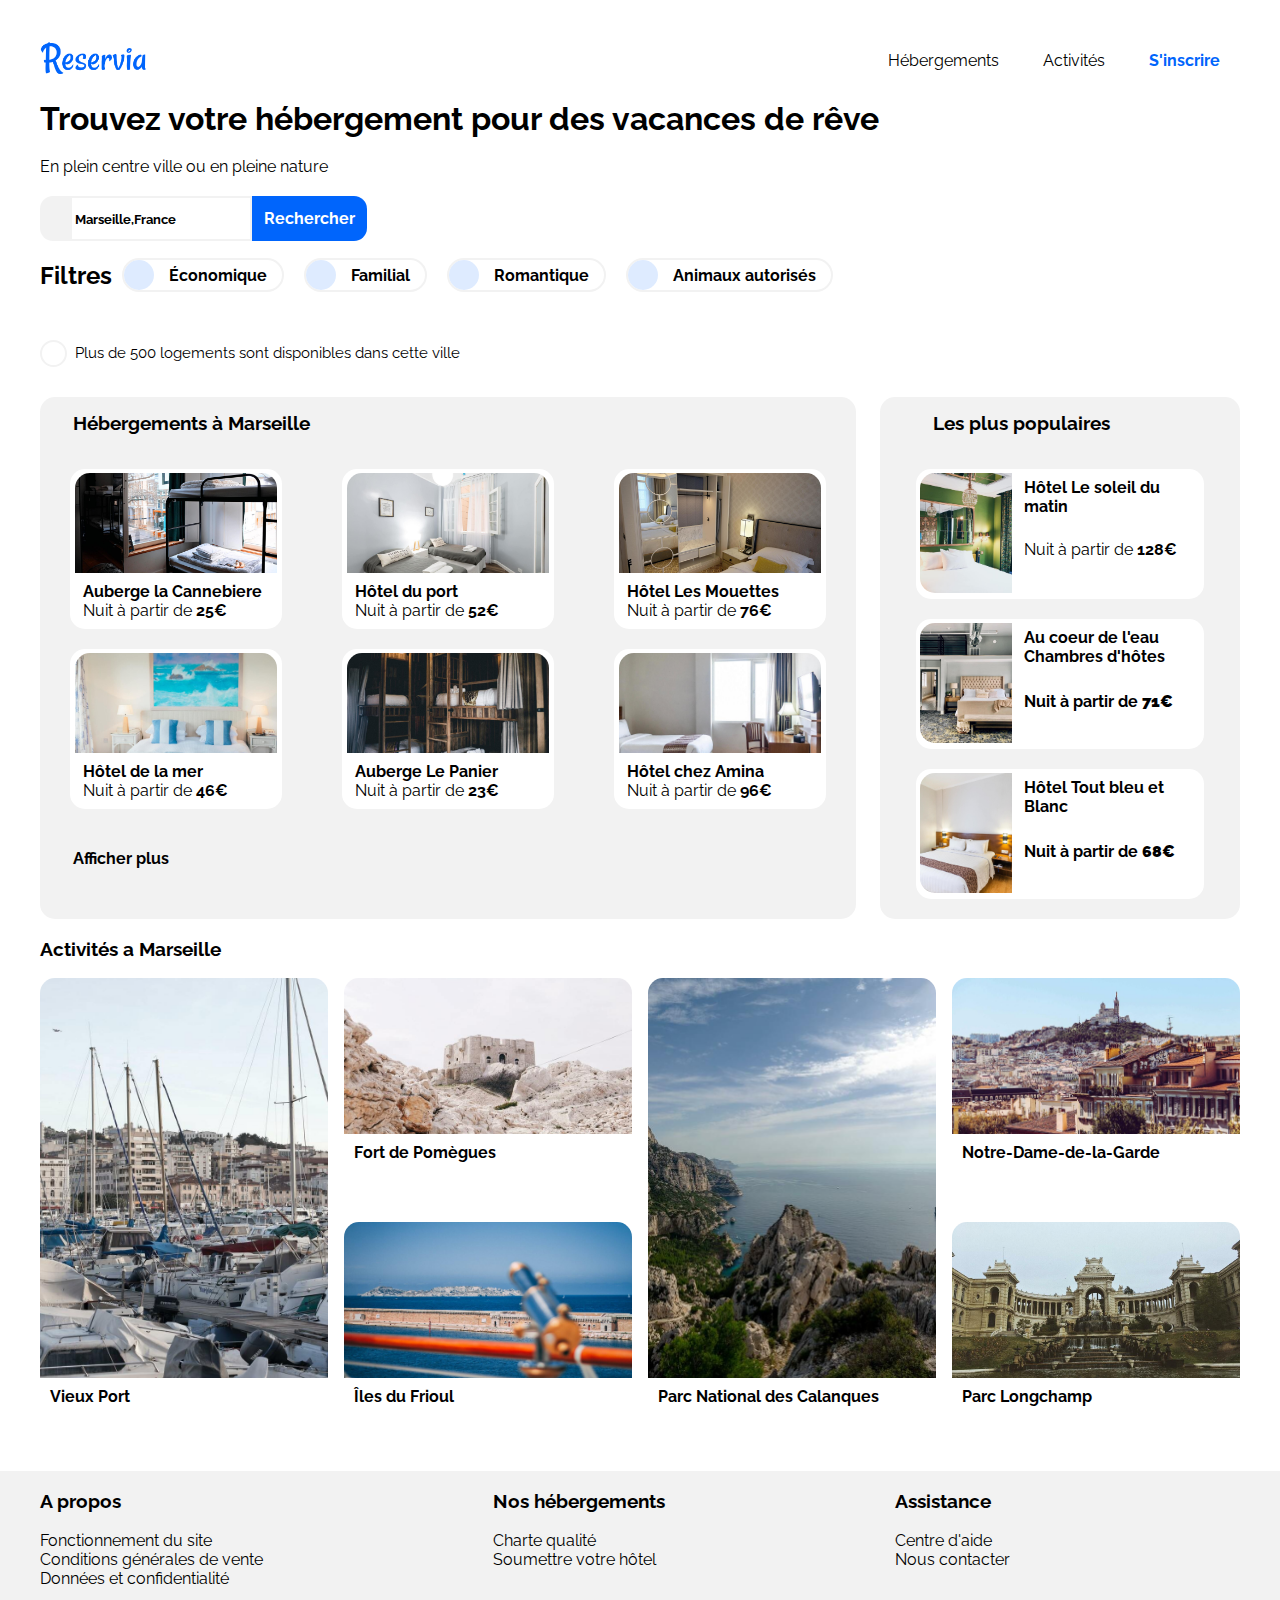
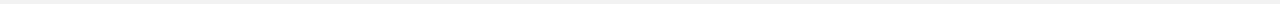
<file: index.html>
<!DOCTYPE html>
<html lang="fr">

<head>
    <title>Reservia</title>
    <meta charset="utf-8" />
    <meta name="viewport" content="width=device-width, initial-scale=1.0">
    <link rel="stylesheet" href="css/styles.css" />
    <link rel="stylesheet" href="https://cdnjs.cloudflare.com/ajax/libs/font-awesome/5.15.3/css/all.min.css"
        integrity="sha512-iBBXm8fW90+nuLcSKlbmrPcLa0OT92xO1BIsZ+ywDWZCvqsWgccV3gFoRBv0z+8dLJgyAHIhR35VZc2oM/gI1w=="
        crossorigin="anonymous">
</head>

<body>
    <div class="container">
        <!-- en-tête-->
        <header class="header">
            <div class="logo">
                <img id="logo" src="../images/Reservia@3x.png" alt="Logo de l'agence" />
            </div>
            <nav class="headerNav">
                <a class="navLink navLinkHover navLinkHoverMobile" href="#hebergements">Hébergements</a>
                <a class="navLink navLinkHover navLinkHoverMobile" href="#activites">Activités</a>
                <a class="register navLinkHover" href="#">S'inscrire</a>
            </nav>
        </header>
        <main>
            <!-- section regroupant phrase d'accroche + formulaire de recherche + filtres + phrase d'information-->
            <section class="searchSection">
                <!-- Slogan -->
                <div class="searchSlogan">
                    <h1>Trouvez votre hébergement pour des vacances de rêve</h1>
                    <p>En plein centre ville ou en pleine nature</p>
                </div>
                <!-- Formulaire de recherche-->
                <div class="searchForm">
                    <div class="mapIcon"><i class="fas fa-map-marker-alt"></i></div>
                    <input class="searchBar" type="search" placeholder="Marseille,France" />
                    <div class="searchIcon"><a href="#">Rechercher</a></div>
                    <div class="mobileSearchIcon"><a href="#"><i class="fas fa-search fa-xs"></i></a></div>
                </div>
                <!-- Filtres de recherche -->
                <div class="filter">
                    <h2>Filtres</h2>
                    <div class="filterLink">
                        <a href="#">
                            <div class="filterIcon">
                                <i class="fas fa-money-bill-wave"></i>
                            </div>
                            <div class="filterText">
                                <span>Économique</span>
                            </div>
                        </a>
                    </div>
                    <div class="filterLink">
                        <a href="#">
                            <div class="filterIcon">
                                <i class="fas fa-child"></i>
                            </div>
                            <div class="filterText">
                                <span>Familial</span>
                            </div>
                        </a>
                    </div>
                    <div class="filterLink">
                        <a href="#">
                            <div class="filterIcon">
                                <i class="fas fa-heart"></i>
                            </div>
                            <div class="filterText">
                                <span>Romantique</span>
                            </div>
                        </a>
                    </div>
                    <div class="filterLink">
                        <a href="#">
                            <div class="filterIcon">
                                <i class="fas fa-dog"></i>
                            </div>
                            <div class="filterText">
                                <span>Animaux autorisés</span>
                            </div>
                        </a>
                    </div>
                </div>
                <!-- Informations sur le résultat de la recherche-->
                <div class="info">
                    <div class="infoIcon">
                        <i class="fas fa-info"></i>
                    </div>
                    <div class="infoText">
                        <span>Plus de 500 logements sont disponibles dans cette ville</span>
                    </div>
                </div>
            </section>

            <!-- section regroupant une section avec les hebergements et une section avec les hebergements les plus populaires-->
            <section id="hebergements">
                <!-- section avec les hebergements -->
                <div class="hotelBlock">
                    <div class="hotelBlockTitle">
                        <h3>Hébergements à Marseille</h3>
                    </div>
                    <div class="hotelList">
                        <article class="hotelArticle">
                            <a href="#">
                                <img class="hotelImg" src="./images/hebergements/auberge-la-cannebiere.jpg"
                                    alt="Auberge la Cannebiere" />
                                <div class="hotelDescription">
                                    <h4 class="hotelName">Auberge la Cannebiere</h4>
                                    <h4 class="tarif">Nuit à partir de <strong>25€</strong></h4>
                                    <div class="stars">
                                        <i class="fa fa-star blue"></i>
                                        <i class="fa fa-star blue"></i>
                                        <i class="fa fa-star blue"></i>
                                        <i class="fa fa-star blue"></i>
                                        <i class="fa fa-star gray"></i>
                                    </div>
                                </div>
                            </a>
                        </article>
                        <article class="hotelArticle">
                            <a href="#">
                                <img class="hotelImg" src="./images/hebergements/hotel-du-port.jpg"
                                    alt="Hôtel du port" />
                                <div class="hotelDescription">
                                    <h4 class="hotelName">Hôtel du port</h4>
                                    <h4 class="tarif">Nuit à partir de <strong>52€</strong></h4>
                                    <div class="stars">
                                        <i class="fa fa-star blue"></i>
                                        <i class="fa fa-star blue"></i>
                                        <i class="fa fa-star blue"></i>
                                        <i class="fa fa-star blue"></i>
                                        <i class="fa fa-star blue"></i>
                                    </div>
                                </div>
                            </a>
                        </article>
                        <article class="hotelArticle">
                            <a href="#">
                                <img class="hotelImg" src="./images/hebergements/hotel-les-mouettes.jpg"
                                    alt="Hôtel Les Mouettes" />
                                <div class="hotelDescription">
                                    <h4 class="hotelName">Hôtel Les Mouettes</h4>
                                    <h4 class="tarif">Nuit à partir de <strong>76€</strong></h4>
                                    <div class="stars">
                                        <i class="fa fa-star blue"></i>
                                        <i class="fa fa-star blue"></i>
                                        <i class="fa fa-star blue"></i>
                                        <i class="fa fa-star blue"></i>
                                        <i class="fa fa-star gray"></i>
                                    </div>
                                </div>
                            </a>
                        </article>
                        <article class="hotelArticle">
                            <a href="#">
                                <img class="hotelImg" src="./images/hebergements/hotel-de-la-mer.jpg"
                                    alt="Hôtel de la mer" />
                                <div class="hotelDescription">
                                    <h4 class="hotelName">Hôtel de la mer</h4>
                                    <h4 class="tarif">Nuit à partir de <strong>46€</strong></h4>
                                    <div class="stars">
                                        <i class="fa fa-star blue"></i>
                                        <i class="fa fa-star blue"></i>
                                        <i class="fa fa-star blue"></i>
                                        <i class="fa fa-star gray"></i>
                                        <i class="fa fa-star gray"></i>
                                    </div>
                                </div>
                            </a>
                        </article>
                        <article class="hotelArticle">
                            <a href="#">
                                <img class="hotelImg" src="./images/hebergements/auberge-le-panier.jpg"
                                    alt="Auberge Le Panier" />
                                <div class="hotelDescription">
                                    <h4 class="hotelName">Auberge Le Panier</h4>
                                    <h4 class="tarif">Nuit à partir de <strong>23€</strong></h4>
                                    <div class="stars">
                                        <i class="fa fa-star blue"></i>
                                        <i class="fa fa-star blue"></i>
                                        <i class="fa fa-star blue"></i>
                                        <i class="fa fa-star blue"></i>
                                        <i class="fa fa-star gray"></i>
                                    </div>
                                </div>
                            </a>
                        </article>
                        <article class="hotelArticle">
                            <a href="#">
                                <img class="hotelImg" src="./images/hebergements/hotel-chez-amina.jpg"
                                    alt="Hôtel chez Amina" />
                                <div class="hotelDescription">
                                    <h4 class="hotelName">Hôtel chez Amina</h4>
                                    <h4 class="tarif">Nuit à partir de <strong>96€</strong></h4>
                                    <div class="stars">
                                        <i class="fa fa-star blue"></i>
                                        <i class="fa fa-star blue"></i>
                                        <i class="fa fa-star blue"></i>
                                        <i class="fa fa-star blue"></i>
                                        <i class="fa fa-star blue"></i>
                                    </div>
                                </div>
                            </a>
                        </article>
                    </div>
                    <div class="hotelMore">
                        <a href="#">Afficher plus</a>
                    </div>
                </div>
                <!-- section avec les herbergements populaires-->
                <div class="popularHotelBlock">
                    <div class="popularHotelBlockTitle">
                        <h3>Les plus populaires</h3>
                        <i class="fas fa-chart-line"></i>
                    </div>
                    <div class="popularHotelList">
                        <article class="popularHotelArticle">
                            <a href="#">
                                <div class="popularHotelImgBlock">
                                    <img class="popularHotelImg"
                                        src="./images/hebergements/hotel-le-soleil-du-matin.jpg"
                                        alt="Hôtel Le soleil du matin" />
                                </div>
                                <div class="popularHotelDescription">
                                    <h4 class="hotelName">Hôtel Le soleil du matin</h4>
                                    <h4 class="tarif">Nuit à partir de <strong>128€</strong></h4>
                                    <div class="popularHotelStars">
                                        <i class="fa fa-star blue"></i>
                                        <i class="fa fa-star blue"></i>
                                        <i class="fa fa-star blue"></i>
                                        <i class="fa fa-star blue"></i>
                                        <i class="fa fa-star blue"></i>
                                    </div>
                                </div>
                            </a>
                        </article>
                        <article class="popularHotelArticle">
                            <a href="#">
                                <div class="popularHotelImgBlock">
                                    <img class="popularHotelImg" src="./images/hebergements/au-coeur-de-l-eau.jpg"
                                        alt="Au coeur de l'eau Chambres d'hôtes" />
                                </div>
                                <div class="popularHotelDescription">
                                    <h4 class="hotelName">Au coeur de l'eau Chambres d'hôtes</h4>
                                    <h4 class="popularHotelTarif">Nuit à partir de <strong>71€</strong></h4>
                                    <div class="popularHotelStars">
                                        <i class="fa fa-star blue"></i>
                                        <i class="fa fa-star blue"></i>
                                        <i class="fa fa-star blue"></i>
                                        <i class="fa fa-star blue"></i>
                                        <i class="fa fa-star gray"></i>
                                    </div>
                                </div>
                            </a>
                        </article>
                        <article class="popularHotelArticle">
                            <a href="#">
                                <div class="popularHotelImgBlock">
                                    <img class="popularHotelImg"
                                        src="./images/hebergements/hotel-tout-bleu-et-blanc.jpg"
                                        alt="Hôtel Tout bleu et Blanc" />
                                </div>
                                <div class="popularHotelDescription">
                                    <h4 class="hotelName">Hôtel Tout bleu et Blanc</h4>
                                    <h4 class="popularHotelTarif">Nuit à partir de <strong>68€</strong></h4>
                                    <div class="popularHotelStars">
                                        <i class="fa fa-star blue"></i>
                                        <i class="fa fa-star blue"></i>
                                        <i class="fa fa-star blue"></i>
                                        <i class="fa fa-star blue"></i>
                                        <i class="fa fa-star gray"></i>
                                    </div>
                                </div>
                            </a>
                        </article>
                    </div>
                </div>
            </section>

            <!--section avec les activités-->
            <section id="activites">
                <div class="activiteBlockTitle">
                    <h3>Activités a Marseille</h3>
                </div>
                <div class="activiteList">
                    <div class="activiteBlockOneArticle">
                        <a href="#">
                            <div class="activiteArticleBig">
                                <img class="activiteImgBig" src="./images/activites/vieux-port.jpg" alt="Vieux Port" />
                                <p>Vieux Port</p>
                            </div>
                        </a>
                    </div>
                    <div class="activiteBlockTwoArticles">
                        <a href="#">
                            <div class="activiteArticleMedium">
                                <img class="activiteImgMedium" src="./images/activites/fort-de-pomegues.jpg"
                                    alt="Fort de Pomègues" />
                                <p>Fort de Pomègues</p>
                            </div>
                        </a>
                        <a href="#">
                            <div class="activiteArticleMedium">
                                <img class="activiteImgMedium" src="./images/activites/iles-du-frioul.jpg"
                                    alt="Îles du Frioul" />
                                <p>Îles du Frioul</p>
                            </div>
                        </a>
                    </div>
                    <div class="activiteBlockOneArticle">
                        <a href="#">
                            <div class="activiteArticleBig">
                                <img class="activiteImgBig" src="./images/activites/parc-national-des-calanques.jpg"
                                    alt="Parc National des Calanques" />
                                <p>Parc National des Calanques</p>
                            </div>
                        </a>
                    </div>
                    <div class="activiteBlockTwoArticles">
                        <a href="#">
                            <div class="activiteArticleMedium">
                                <img class="activiteImgMedium" src="./images/activites/notre-dame-de-la-garde.jpg"
                                    alt="Notre-Dame-de-la-Garde" />
                                <p>Notre-Dame-de-la-Garde</p>
                            </div>
                        </a>
                        <a href="#">
                            <div class="activiteArticleMedium">
                                <img class="activiteImgMedium" src="./images/activites/parc-longchamp.jpg"
                                    alt="Parc Longchamp" />
                                <p>Parc Longchamp</p>
                            </div>
                        </a>
                    </div>


                </div>

            </section>
        </main>
    </div>
    <!-- pied de page-->
    <footer class="footer">
        <div class="container">
            <div class="footerContent">
                <div class="footerColumn">
                    <h3>A propos</h3>
                    <ul>
                        <li><a class="footerLink">Fonctionnement du site</a></li>
                        <li><a class="footerLink">Conditions générales de vente</a></li>
                        <li><a class="footerLink">Données et confidentialité</a></li>
                    </ul>
                </div>
                <div class="footerColumn">
                    <h3>Nos hébergements</h3>
                    <ul>
                        <li><a class="footerLink">Charte qualité</a></li>
                        <li><a class="footerLink">Soumettre votre hôtel</a></li>
                    </ul>
                </div>
                <div class="footerColumn">
                    <h3>Assistance</h3>
                    <ul>
                        <li><a class="footerLink">Centre d'aide</a></li>
                        <li><a class="footerLink">Nous contacter</a></li>
                    </ul>
                </div>
            </div>
        </div>
    </footer>
</body>

</html>
</file>
<file: css/styles.css>
/* Font Face : Raleway */

@font-face {
  font-family: "Raleway";
  src: url("../fonts/Raleway-VariableFont_wght.ttf") format("truetype");
}

@font-face {
  font-family: "Raleway_2";
  src: url("../fonts/Raleway-Bold.ttf") format("truetype");
}

body {
  margin: 0;
  font-family: "Raleway", sans-serif;
  padding-right: 0;
}

.container {
  font-family: "Raleway", sans-serif;
  max-width: 1200px;
  margin-left: auto;
  margin-right: auto;
  display: block;
}

/*Header*/
.header {
  max-width: 1200px;
  align-items: center;
  display: flex;
  justify-content: space-between;
  align-items: center;
  padding-top: 20px;
  margin: auto;
  position: fixed;
  flex-direction: row;
  top: 0;
  width: 100%;
  height: 80px;
  background-color: white;
  z-index: 1000;
  margin-left: auto;
  margin-right: auto;
}
#logo {
  height: 50px;
  margin: 15px 15px 15px 0px;
}
.navLink,
.register {
  text-decoration: none;
  border-top: solid 3px transparent;
  padding-left: 20px;
  padding-right: 20px;
  padding-top: 2.6rem;
}
.register {
  color: #0065fc;
  font-family: "Raleway_2", serif;
}
.navLink {
  color: black;
}
.navLinkHover:hover {
  border-top: solid 3px #0065fc;
  padding-top: 23px;
  color: #0065fc;
  transition: 300ms;
}
/*Main*/

/*Search*/
.searchSection {
  margin-top: 100px;
}
.searchForm {
  display: flex;
  height: 45px;
}
.mapIcon {
  border-top-left-radius: 13px;
  border-bottom-left-radius: 13px;
  padding: 6px 15px;
  background-color: #f2f2f2;
  display: flex;
  align-items: center;
}
.searchBar {
  border: #f2f2f2 solid 2px;
  padding: 3px 3px;
  color: black;
  font-family: "Raleway_2", serif;
}
::placeholder {
  color: black;
  font-family: "Raleway_2", serif;
}
.searchIcon {
  padding: 7px 12px;
  color: white;
  list-style: none;
  border-top-right-radius: 13px;
  border-bottom-right-radius: 13px;
  background-color: #0065fc;
  text-decoration: none;
  display: flex;
  align-items: center;
}
.searchIcon a {
  text-decoration: none;
  color: white;
  font-weight: 600;
  font-family: "Raleway_2", serif;
}
.mobileSearchIcon {
  display: none;
}
.searchSlogan {
  margin-bottom: 20px;
}
.searchSlogan h1 {
  margin-bottom: 20px;
  font-family: "Raleway_2", serif;
}
.searchSlogan p {
  margin: 0;
}
.searchSlogan h3 {
  margin: auto;
  margin-top: 20px;
}
/* Search Filter*/
.filter {
  display: flex;
  align-items: center;
}
.filter h2 {
  font-family: "Raleway_2", serif;
}
.filterLink {
  display: flex;
  margin: 10px;
  align-items: center;
  border: #f2f2f2 2px solid;
  border-radius: 25px;
  width: auto;
  flex-wrap: wrap;
}
.filterLink a {
  display: flex;
  align-items: center;
  text-decoration: none;
}
.filterLink a:hover {
  background-color: #f2f2f2;
  border-radius: 25px;
  color: black;
  transition: 300ms;
}
.filterIcon {
  color: #0065fc;
  background-color: #deebff;
  border-radius: 50%;
  height: 30px;
  width: 30px;
  display: flex;
  justify-content: center;
  align-items: center;
  position: relative;
}

.filterText span {
  font-weight: 600;
  color: black;
  padding: 6px;
}
.filterText {
  padding: 0 9px;
  color: black;
  font-weight: 600;
  font-family: "Raleway_2", serif;
}
/*Search Info*/
.info {
  display: flex;
  align-items: center;
  margin: 30px 0;
}
.infoIcon {
  display: flex;
  justify-content: center;
  align-items: center;
  border: #f2f2f2 2px solid;
  height: 23px;
  width: 23px;
  border-radius: 50%;
  margin-right: 8px;
}
.fa-info:before {
  display: flex;
  align-items: center;
  padding: 5px;
  color: #0065fc;
}
.infoText {
  font-size: 15px;
  font-weight: 400;
}
/*Hebergements*/
#hebergements {
  display: flex;
  flex-wrap: wrap;
  flex-direction: row;
  justify-content: space-between;
}

/*Herbergements à Marseille*/
.hotelBlock {
  display: flex;
  flex-direction: column;
  background-color: #f2f2f2;
  width: 68%;
  border-radius: 15px;
}
.hotelBlockTitle {
  margin-left: 4%;
  height: 52px;
}
.hotelBlockTitle h3 {
  margin: 15px 0;
  font-family: "Raleway_2", serif;
}
.hotelList {
  display: flex;
  flex-direction: row;
  flex-wrap: wrap;
  justify-content: flex-start;
  align-items: flex-start;
  margin-top: 20px;
}
.hotelArticle {
  background-color: white;
  border-radius: 15px;
  display: flex;
  margin: auto;
  width: 26%;
  min-width: 200px;
  margin-bottom: 20px;
}
.hotelArticle a {
  text-decoration: none;
  color: black;
  border-radius: 15px;
  width: 95%;
  margin: auto;
  padding: 4px 0;
}
.hotelArticle:hover {
  box-shadow: 0 3px 10px 1px #7e7e7e;
  transition: 300ms;
}
.hotelName,
.tarif {
  margin: 0;
  padding: 0;
  font-weight: normal;
}
.tarif {
  padding-bottom: 5px;
}
/*Image*/
.hotelImg {
  height: 100px;
  width: 100%;
  object-fit: cover;
  border-top-left-radius: 15px;
  border-top-right-radius: 15px;
}
/*Description de l'hotel*/
.hotelDescription {
  padding-left: 8px;
  padding-top: 5px;
}
.hotelName {
  font-family: "Raleway_2", serif;
}
.stars {
  align-items: flex-end;
}
.blue {
  color: #0065fc;
}
.gray {
  color: #a8a8a8;
}
.hotelMore {
  margin-left: 4%;
  padding-top: 20px;
}
.hotelMore a {
  text-decoration: none;
  color: black;
  font-weight: 800;
  font-family: "Raleway_2", serif;
}

/*Hebergements populaires*/
.popularHotelBlock {
  display: flex;
  flex-direction: column;
  width: 30%;
  border-radius: 15px;
  background-color: #f2f2f2;
}
.popularHotelBlockTitle {
  display: flex;
  justify-content: space-around;
  align-items: center;
  font-family: "Raleway_2", serif;
  height: 52px;

  margin-left: 4%;
  margin-right: 4%;
}
.popularHotelArticle {
  background-color: white;
  border-radius: 15px;
  box-sizing: border-box;
  margin: 20px auto;
  min-width: 240px;
  height: 130px;
  min-height: 130px;
  width: 80%;
}
.popularHotelArticle:hover {
  background-color: white;
  border-radius: 15px;
  box-sizing: border-box;
  margin-bottom: 20px;
  min-width: 240px;
  height: 130px;
  min-height: 130px;
  box-shadow: 0 3px 10px 1px #7e7e7e;
  width: 80%;
  transition: 300ms;
}
.popularHotelArticle a {
  text-decoration: none;
  color: black;
  display: flex;
  padding: 4px;
  height: 100%;
}
/*Image*/
.popularHotelImgBlock {
  min-height: 100%;
  width: 33%;
  min-width: 33%;
  max-width: 33%;
}
.popularHotelImg {
  object-fit: cover;
  border-top-left-radius: 15px;
  border-bottom-left-radius: 15px;
  height: 100%;
  width: 100%;
  max-height: 120px;
}
/*Description de l'hotel*/
.popularHotelDescription {
  display: flex;
  flex-direction: column;
  padding-left: 5px;
  justify-content: space-between;
  padding-bottom: 15px;
  padding-top: 5px;
  margin-left: 7px;
}

/*Activites*/
#activites {
  margin-bottom: 50px;
}
.activiteList {
  display: flex;
  flex-direction: row;
  justify-content: space-between;
  flex-wrap: wrap;
}
#activites h3 {
  font-family: "Raleway_2", serif;
}
#activites a {
  text-decoration: none;
  color: black;
}
#activites p {
  padding-left: 10px;
  padding-bottom: 15px;
  padding-top: 5px;
  margin: 0;
  font-weight: 600;
  font-family: "Raleway_2", serif;
}
.activiteBlockOneArticle {
  width: 24%;
}
.activiteBlockTwoArticles {
  width: 24%;
  display: flex;
  flex-direction: column;
  justify-content: space-between;
}
.activiteArticleBig {
  border-radius: 15px;
}
.activiteArticleBig:hover {
  box-shadow: 0 3px 10px 1px #7e7e7e;
  transition: 300ms;
}
.activiteArticleMedium {
  border-radius: 15px;
}
.activiteArticleMedium:hover {
  box-shadow: 0 3px 10px 1px #7e7e7e;
  transition: 300ms;
}
.activiteImgBig {
  height: 400px;
  width: 100%;
  object-fit: cover;
  border-top-left-radius: 15px;
  border-top-right-radius: 15px;
}
.activiteImgMedium {
  height: 156px;
  width: 100%;
  object-fit: cover;
  border-top-left-radius: 15px;
  border-top-right-radius: 15px;
}

/*Footer*/
footer {
  background-color: #f2f2f2;
}
.footerContent {
  display: flex;
  justify-content: space-around;
}
.footerColumn {
  margin-right: auto;
}
.footerColumn h3 {
  font-family: "Raleway_2", serif;
}
.footerColumn ul {
  padding: 0;
}
.footerLink {
  margin-top: 20px;
  text-decoration: none;
  color: black;
}
ul li {
  list-style: none;
}

/*Media queries (responsive)*/
/*version mobile*/
@media screen and (max-width: 670px) {
  body {
    margin: 0;
    padding: 0;
    width: 96%;
  }
  .container {
    width: 100%;
  }

  /*Header (mobile)*/
  .header {
    flex-wrap: wrap;
    margin: 0;
    padding: 0;
    width: 100%;
    background-color: white;
  }
  .logo {
    width: 100%;
    padding-top: 10px;
    background-color: white;
    margin-left: 4%;
  }
  .headerNav {
    width: 100%;
    padding: 0;
    display: flex;
    justify-content: center;
    background-color: white;
  }
  .register {
    position: absolute;
    top: -2px;
    right: 20px;
    margin-right: 4%;
  }
  .navLink {
    display: flex;
    flex: 1;
    justify-content: center;
    border-top: hidden;
    padding: 5px 0 5px 0;
    border-bottom: #d8d8d8 3px solid;
    background-color: white;
  }
  .navLinkHover:hover {
    border-top: hidden;
    padding: 15px 0 8px 0;
    border-bottom: #0065fc 3px solid;
  }

  /*Main (mobile)*/
  /*Search (mobile)*/
  .searchSection {
    margin-top: 150px;
    margin-right: 4%;
  }
  .searchSlogan {
    padding-left: 8px;
    margin-left: 4%;
    padding-left: 10px;
  }
  .searchSlogan h1 {
    margin-bottom: 8px;
  }
  .searchForm {
    width: 100%;
    margin-left: 4%;
    margin-right: 4%;
  }
  .mapIcon {
    width: 3%;
  }
  .searchBar {
    width: 94%;
  }
  .searchIcon {
    display: none;
  }

  .mobileSearchIcon {
    display: flex;
    padding: 6px 15px;
    background-color: #0065fc;
    border-radius: 13px;
    align-items: center;
    width: 3%;
    margin-right: 4%;
  }
  .fa-search {
    color: white;
  }

  /* Search Filter (mobile)*/
  .filter {
    flex-wrap: wrap;
    margin-left: 4%;
  }
  .filter h2 {
    width: 100%;
    margin-left: 1%;
  }

  .info {
    margin-left: 4%;
    padding-left: 10px;
    margin-right: 4%;
  }

  /*Hebergements (mobile)*/
  #hebergements {
    flex-direction: column-reverse;
  }

  /* Hebergements populaires (mobile)*/
  .popularHotelBlock {
    border-radius: 0;
    margin: auto;
    width: 100%;
    align-items: flex-start;
  }
  .popularHotelBlockTitle {
    width: 100%;
    justify-content: space-between;
    margin-left: 4%;
  }

  .popularHotelBlockTitle h3 {
    padding-left: 10px;
  }
  .popularHotelBlockTitle i {
    padding-right: 10px;
    margin-right: 10%;
  }
  .popularHotelList {
    margin: 0;
    width: 100%;
  }
  .popularHotelArticle {
    min-width: 200px;
    width: 88%;
  }
  .popularHotelArticle:hover {
    min-width: 200px;
    width: 88%;
    transition: 300ms;
  }

  /* Hebergements à Marseille (mobile)*/
  .hotelBlock {
    background-color: white;
    margin: auto;
    width: 100%;
  }
  .hotelBlockTitle {
    padding: 0;
    width: 100%;
    justify-content: space-between;
    margin-left: 4%;
  }
  .hotelBlockTitle h3 {
    padding-left: 10px;
  }
  .hotelList {
    flex-direction: column;
    margin: 0;
    width: 100%;
  }
  .hotelArticle {
    min-width: 200px;
    width: 88%;
    box-shadow: 0 0 5px 0 #7e7e7e;
  }
  .hotelArticle a {
    width: 98%;
  }
  .hotelMore {
    padding: 0;
    margin-left: 4%;
  }
  .hotelMore a {
    margin-left: 10px;
  }

  /* Activites (mobile) */
  #activites {
    flex-direction: column;
  }
  #activites p {
    padding-left: 0;
  }
  .activiteBlockTitle {
    /*padding: 0;*/
    width: 100%;
    justify-content: space-between;
    margin-left: 4%;
  }
  .activiteBlockTitle h3 {
    padding-left: 10px;
  }
  .activiteList {
    flex-direction: column;
    align-content: center;
    margin: 0;
    width: 100%;
  }
  .activiteBlockOneArticle {
    min-width: 200px;
    margin-right: auto;
    margin-bottom: 10px;
    margin-left: auto;
    margin-top: 10px;
    width: 88%;
  }
  .activiteBlockTwoArticles {
    min-width: 200px;
    margin-right: auto;
    margin-bottom: 10px;
    margin-left: auto;
    margin-top: 10px;
    width: 88%;
  }
  .activiteBlockTwoArticles a{
    min-width: 200px;
    margin-right: auto;
    margin-bottom: 10px;
    margin-left: auto;
    margin-top: 10px;
    width: 100%;
  }
  .activiteImgBig {
    height: 125px;
  }
  .activiteImgMedium {
    height: 125px;
  }

  /* Footer (mobile)*/
  .footerContent {
    flex-direction: column;
  }
  .footerColumn {
    padding-top: 20px;
    margin-left: 4%;
    padding-left: 10px;
  }
  .footerColumn h3 {
    font-family: "Raleway_2", serif;
    margin: 0;
    margin-bottom: 10px;
  }
  .footerColumn a {
    margin: 0;
    padding: 0;
    margin-bottom: 8px;
    line-height: 35px;
  }
}

/*version tablette*/
@media screen and (min-width: 670px) and (max-width: 1024px) {
  .container {
    margin-left: 4%;
    margin-right: 4%;
  }
  /*Header*/
  .headerNav {
    margin-right: 4%;
    padding-right: 4%;
  }
  /*Search section (tablette)*/
  .mapIcon {
    width: 5%;
  }
  .searchBar {
    width: 80%;
  }
  .searchIcon {
    width: 15%;
  }
  /*Hebergements (tablette)*/
  #hebergements {
    flex-direction: column-reverse;
  }

  /* Hebergements à Marseille (tablette)*/
  .hotelBlock {
    width: 100%;
  }
  .hotelBlockTitle {
    display: flex;
    justify-content: center;
    font-size: 25px;
  }
  .hotelMore {
    display: flex;
    justify-content: center;
    margin-bottom: 5px;
  }

  /* Hebergements populaires (tablette)*/
  .popularHotelBlock {
    width: 100%;
    margin-bottom: 50px;
  }
  .popularHotelBlockTitle {
    justify-content: space-between;
    width: 80%;
    margin: auto;
  }

  /* Activites (tablette)*/ /* activiter pour la partit tablette */
  #activites {
    flex-direction: column;
  }
  .activiteBlockTitle {
    display: flex;
    justify-content: center;
    font-size: 25px;
  }
  .activiteList {
    flex-direction: column;
    align-content: center;
  }
  .activiteBlockOneArticle {
    margin: auto;
    width: 80%;
  }
  .activiteBlockTwoArticles {
    margin: auto;
    width: 80%;
  }
  .activiteArticleBig {
    margin-bottom: 20px;
  }
  .activiteArticleMedium {
    margin-bottom: 20px;
  }
  .activiteImgBig {
    height: 125px;
  }
  .activiteImgMedium {
    height: 125px;
  }
}
</file>
